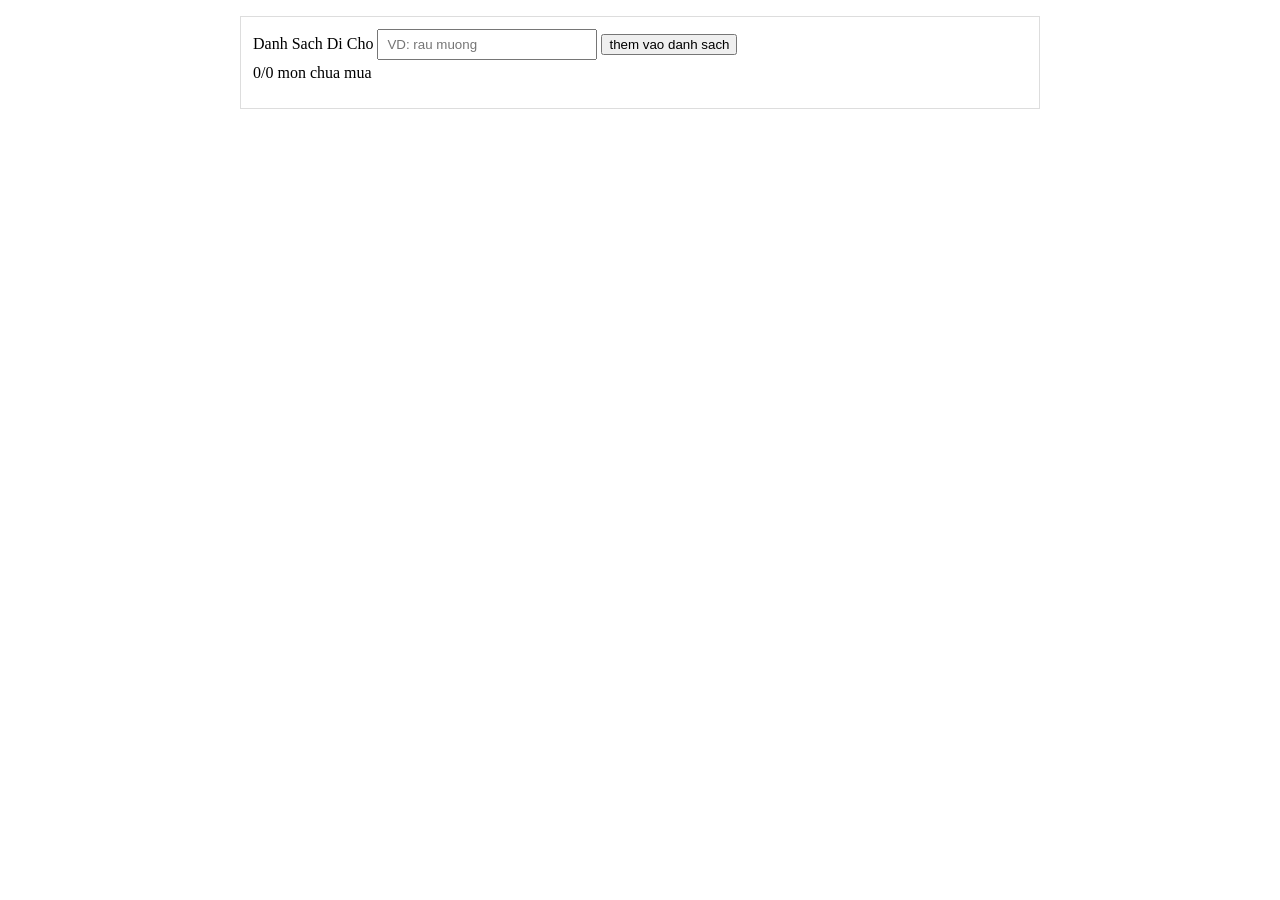
<file: btvn 03/index.html>
<!doctype html>
<html lang="en">
  <head>
    <meta charset="UTF-8" />
    <meta name="viewport" content="width=device-width, initial-scale=1.0" />
    <title>Danh Sach Di cho</title>
  </head>
  <style>
    body {
      max-width: 800px;
      margin: 0 auto;
      padding: 16px;
      line-height: 1.6;
    }
    .demo-box {
      border: 1px solid #ddd;
      padding: 12px;
    }

    .demo-box input {
      padding: 6px 8px;
      width: 200px;
      max-width: 100%;
    }

    #ds {
      list-style: none;
      padding: 0;
      margin: 10px 0 0;
    }

    #ds li {
      display: flex;
      justify-content: space-between;
      align-items: center;
      border-bottom: 1px solid #ddd;
      padding: 6px 0;
    }

    #ds li.da-mua span {
      text-decoration: line-through;
    }
  </style>
  <body>
    <div class="demo-box">
      <form id="form">
        <label for="o-ten">Danh Sach Di Cho</label>
        <input type="text" name="" id="o-ten" placeholder="VD: rau muong" />
        <button type="submit">them vao danh sach</button>
      </form>
      <div id="thong-ke">0/0 mon chua mua</div>
      <ul id="ds"></ul>
    </div>
  </body>
  <script>
    const form = document.querySelector("#form");
    const oTen = document.querySelector("#o-ten");
    const ds = document.querySelector("#ds");
    const thongKe = document.querySelector("#thong-ke");

    let danhSach = JSON.parse(localStorage.getItem("danhSach")) || [];

    form.addEventListener("submit", (e) => {
      e.preventDefault(); // khong de trang tai lai
      const ten = oTen.value.trim();
      if (ten === "") return; // ten rong se bo qua

      // tao dong moi
      const li = document.createElement("li");

      const span = document.createElement("span");
      span.textContent = ten;

      let daMua = false; // chua mua

      li.addEventListener("click", () => {
        daMua = !daMua; // doi trang thai

        if (daMua) {
          li.classList.add("da-mua");
        } else {
          li.classList.remove("da-mua");
        }
        capNhatThongKe();
      });

      li.addEventListener("dblclick", () => {
        li.remove(); // xoa dong chua nut2
        capNhatThongKe();
      });

      li.append(span);
      ds.append(li);

      oTen.value = ""; // clear input
      oTen.focus(); // san sang goi mon moi

      capNhatThongKe();
    });

    function capNhatThongKe() {
      const tong = ds.children.length;

      let chuaMua = 0;

      for (let i = 0; i < tong; i++) {
        if (!ds.children[i].classList.contains("da-mua")) {
          chuaMua++;
        }
      }

      thongKe.textContent = `Con ${chuaMua}/${tong} mon chua mua`;
    }
  </script>
</html>
</file>
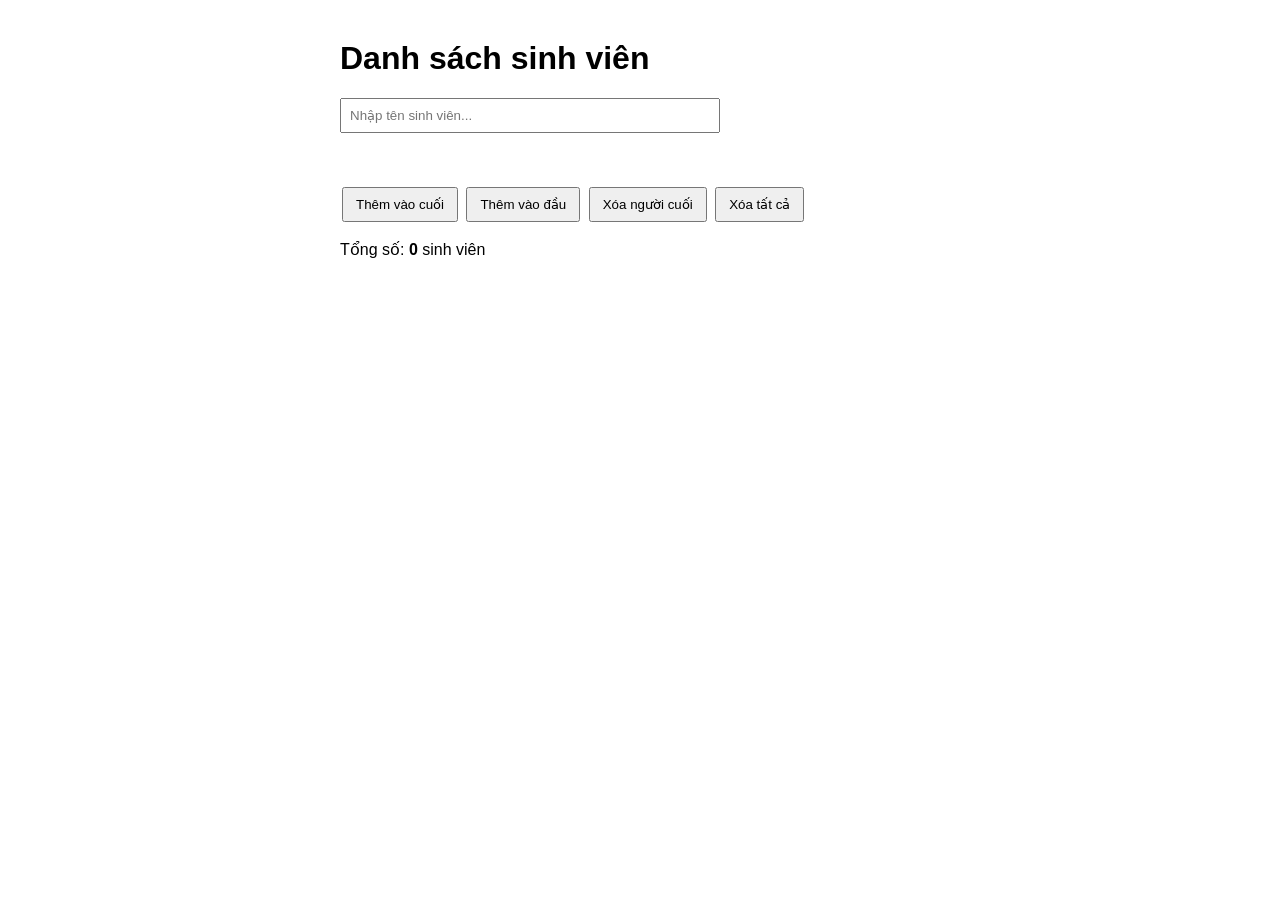
<file: lession 06/index.html>
<!doctype html>
<html lang="vi">
  <head>
    <meta charset="UTF-8" />
    <meta name="viewport" content="width=device-width, initial-scale=1.0" />
    <title>Bài 6.1 - jQuery thêm/bớt HTML</title>
    <style>
      body {
        font-family: Arial, sans-serif;
        max-width: 600px;
        margin: 40px auto;
        padding: 0 16px;
      }
      input {
        padding: 8px;
        width: 60%;
      }
      button {
        padding: 8px 12px;
        cursor: pointer;
        margin: 2px;
      }
      ul {
        padding: 0;
        list-style: none;
      }
      li {
        display: flex;
        justify-content: space-between;
        align-items: center;
        padding: 8px;
        border-bottom: 1px solid #ddd;
      }
      .btn-xoa {
        background: #e74c3c;
        color: #fff;
        border: none;
      }
      .thong-bao {
        color: #e74c3c;
        min-height: 20px;
      }
    </style>
  </head>
  <body>
    <h1>Danh sách sinh viên</h1>

    <input type="text" id="txtTen" placeholder="Nhập tên sinh viên..." />
    <p class="thong-bao" id="thongBao"></p>

    <button id="btnThemCuoi">Thêm vào cuối</button>
    <button id="btnThemDau">Thêm vào đầu</button>
    <button id="btnXoaCuoi">Xóa người cuối</button>
    <button id="btnXoaTatCa">Xóa tất cả</button>

    <p>
      Tổng số:
      <b id="tongSo">0</b>
      sinh viên
    </p>

    <ul id="danhSach"></ul>

    <!-- Nhúng thư viện jQuery từ CDN -->
    <script src="https://code.jquery.com/jquery-3.7.1.min.js"></script>
    <script>
      // $(function () { ... }) : chạy code khi trang đã tải xong
      $(function () {
        // Tạo 1 thẻ <li> mới từ tên sinh viên

        //testx`
        // $("h1").text("asdasdsa");
        // $("#btnXoaTatCa").text("asdkasdasdasd");
        // $("h1").css("color", "red");
        // $(".btn-xoa").css("background", "red");
        // $("#btnThemCuoi").mouseenter(function () {
        //   $(this).css("background", "none");
        // });
        // $("#btnThemCuoi").mouseleave(function () {
        //   $(this).css("background", "red");
        // });

        function taoMuc(ten) {
          var $li = $("<li></li>"); // tạo thẻ mới
          $li.append($("<span></span>").text(ten)); // .text() để tránh chèn mã HTML lạ
          $li.append('<button class="btn-xoa">Xóa</button>');
          return $li;
        }
        // Đếm lại số <li> và hiển thị
        function capNhatTongSo() {
          $("#tongSo").text($("#danhSach li").length);
        }

        // Lấy tên từ ô input, kiểm tra rỗng
        function layTen() {
          var ten = $("#txtTen").val().trim(); // .val() lấy giá trị input
          if (ten === "") {
            $("#thongBao").text("Vui lòng nhập tên!");
            return null;
          }
          $("#thongBao").text("");
          $("#txtTen").val("").focus(); // xóa ô input sau khi thêm
          return ten;
        }

        // 1. append(): thêm vào CUỐI danh sách
        $("#btnThemCuoi").click(function () {
          var ten = layTen();
          if (ten) {
            $("#danhSach").append(taoMuc(ten));
            capNhatTongSo();
          }
          // $(".btn-xoa").css("background", "blue");
        });

        // 2. prepend(): thêm vào ĐẦU danh sách
        $("#btnThemDau").click(function () {
          var ten = layTen();
          if (ten) {
            $("#danhSach").prepend(taoMuc(ten));
            capNhatTongSo();
          }
        });

        // 3. remove(): xóa phần tử <li> cuối cùng
        $("#btnXoaCuoi").click(function () {
          $("#danhSach li:last").remove();
          capNhatTongSo();
        });

        // 4. empty(): xóa toàn bộ nội dung bên trong <ul>
        $("#btnXoaTatCa").click(function () {
          $("#danhSach").empty();
          capNhatTongSo();
        });

        // 5. Xóa từng sinh viên.
        // Nút "Xóa" được tạo SAU khi trang tải nên phải dùng .on() gắn vào thẻ cha (#danhSach)
        $("#danhSach").on("click", ".btn-xoa", function () {
          $(this).parent().remove(); // $(this) là nút vừa bấm, .parent() là thẻ <li>
          capNhatTongSo();
        });

        // Bấm Enter trong ô input = bấm "Thêm vào cuối"
        $("#txtTen").keypress(function (e) {
          if (e.which === 13) {
            $("#btnThemCuoi").click();
          }
        });
      });
    </script>
  </body>
</html>
</file>
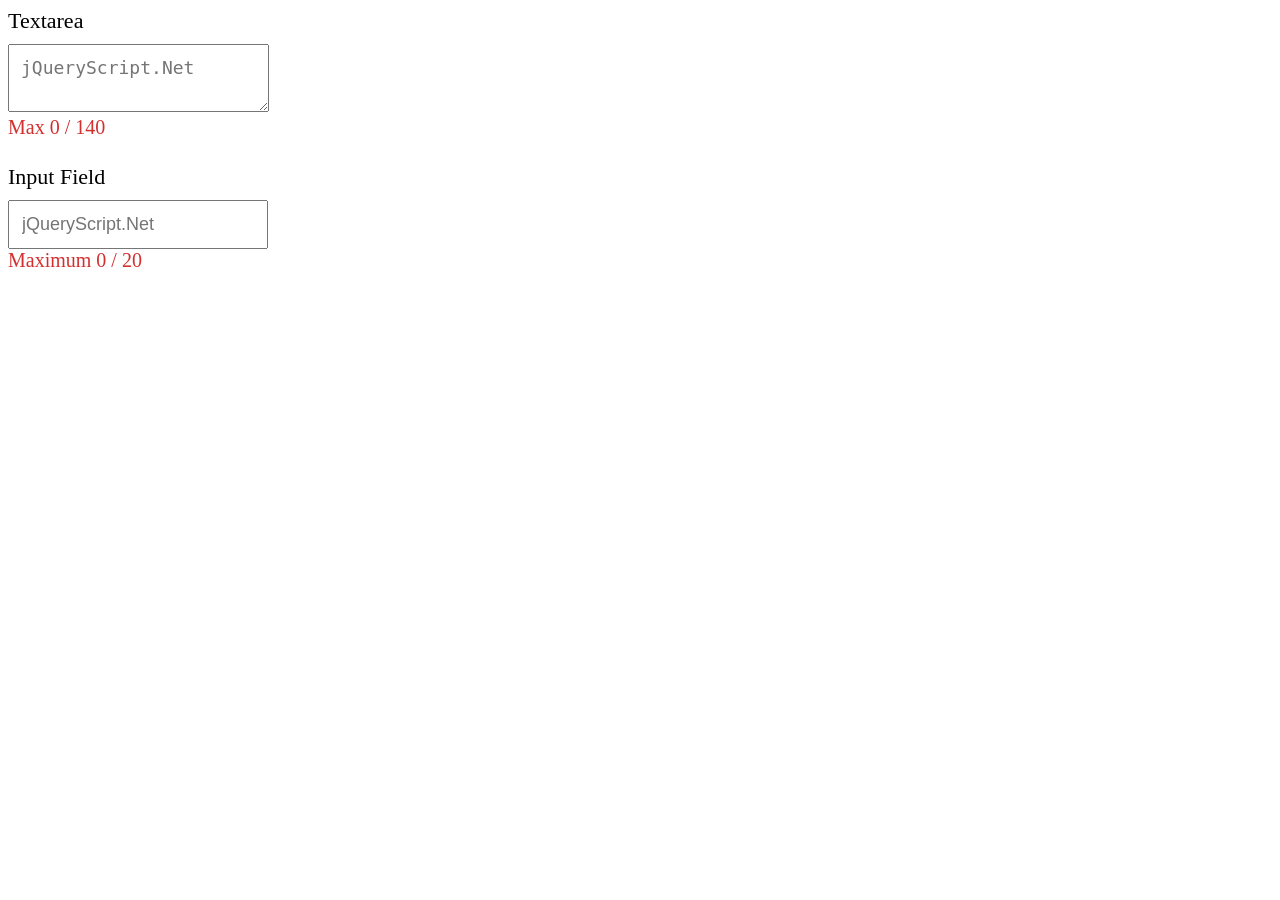
<file: btvn/inputtext.html>
<!doctype html>
<html lang="en">
  <head>
    <meta charset="UTF-8" />
    <meta name="viewport" content="width=device-width, initial-scale=1.0" />
    <title>BTVN</title>
    <style>
      label {
        display: block;
        font-size: 22px;
        margin-bottom: 10px;
      }

      textarea,
      input {
        padding: 12px;
        font-size: 18px;
      }

      .counter {
        color: #d32f2f;
        font-size: 20px;
        margin-bottom: 25px;
      }
    </style>
  </head>
  <body>
    <label for="textarea">Textarea</label>

    <textarea id="textarea" maxlength="140" placeholder="jQueryScript.Net"></textarea>
    <div class="counter">
      Max
      <span id="textareaCount">0</span>
      / 140
    </div>

    <label for="inputField">Input Field</label>
    <input type="text" id="inputField" maxlength="20" placeholder="jQueryScript.Net" />
    <div class="counter">
      Maximum
      <span id="inputCount">0</span>
      / 20
    </div>
    <script>
      const textarea = document.getElementById("textarea");
      const textareaCount = document.getElementById("textareaCount");

      const inputField = document.getElementById("inputField");
      const inputCount = document.getElementById("inputCount");

      textarea.addEventListener("input", function () {
        textareaCount.textContent = textarea.value.length;
      });

      inputField.addEventListener("input", function () {
        inputCount.textContent = inputField.value.length;
      });
    </script>
  </body>
</html>
</file>
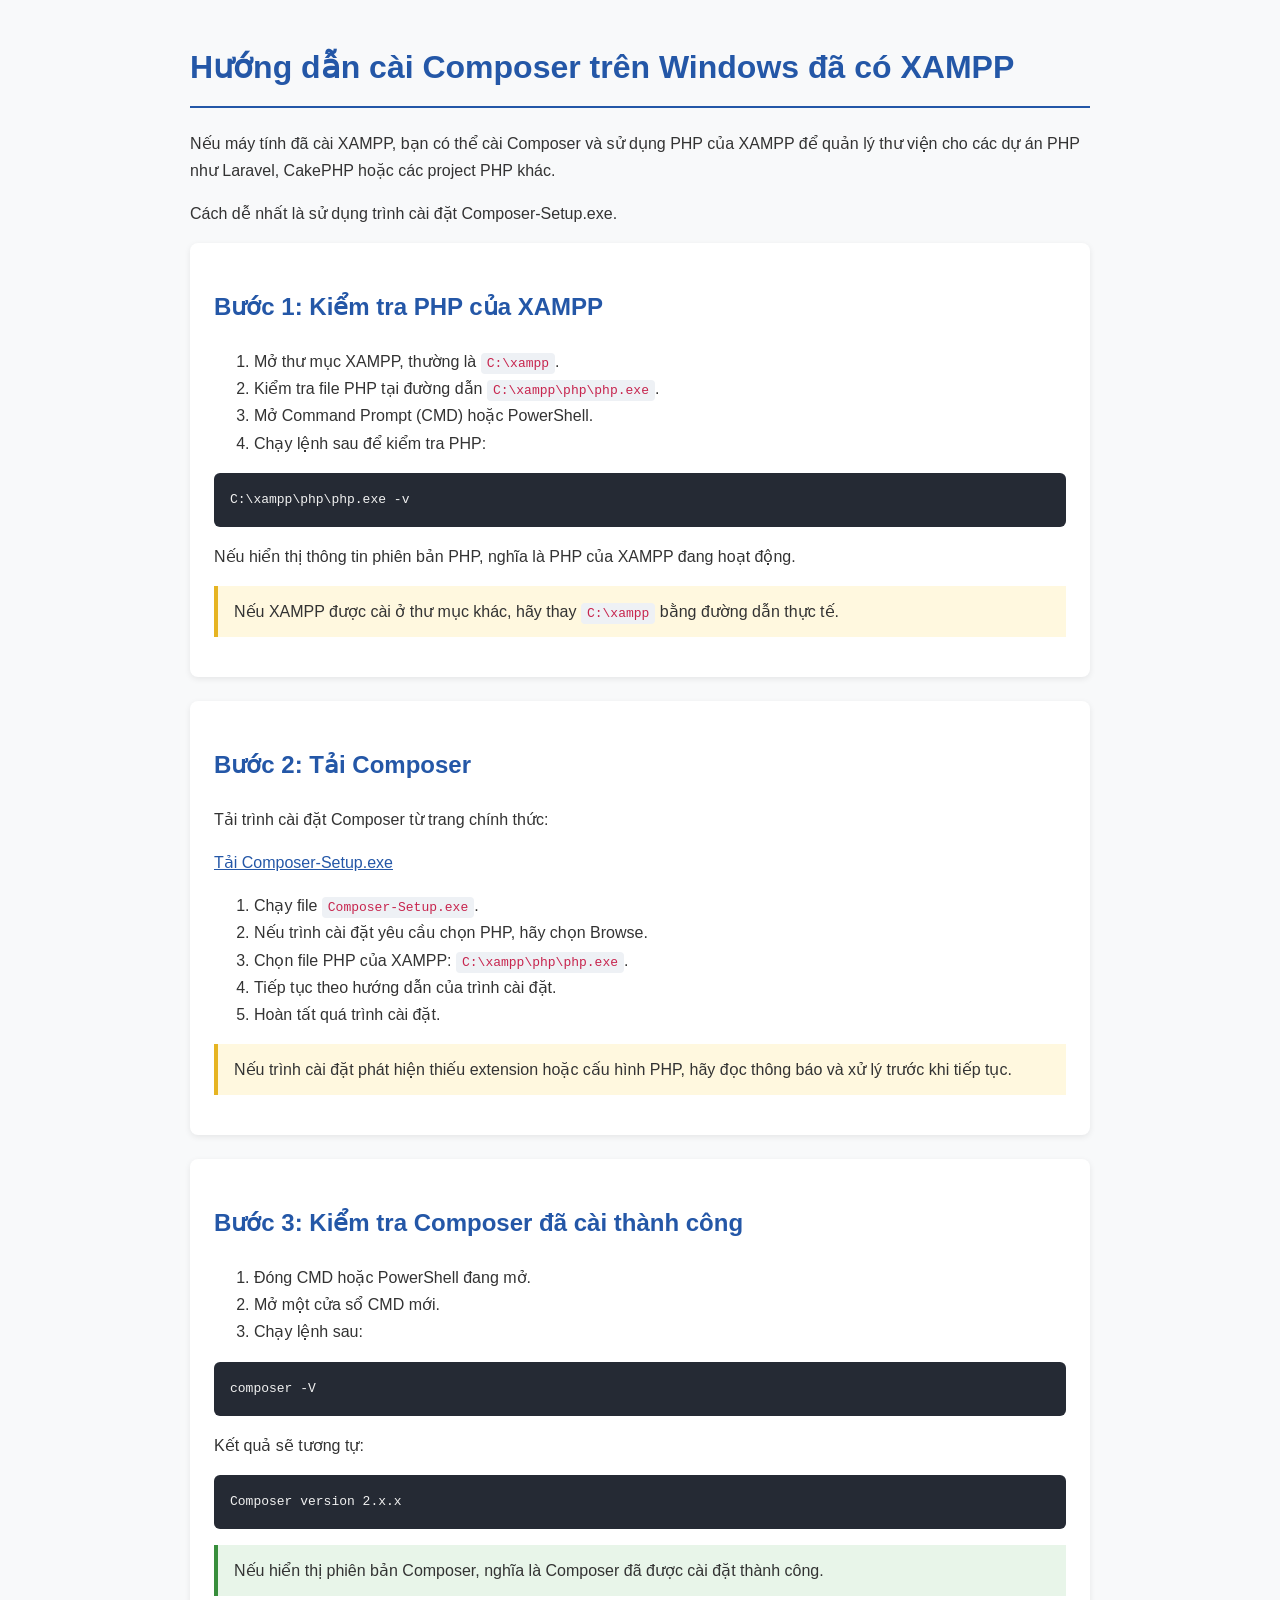
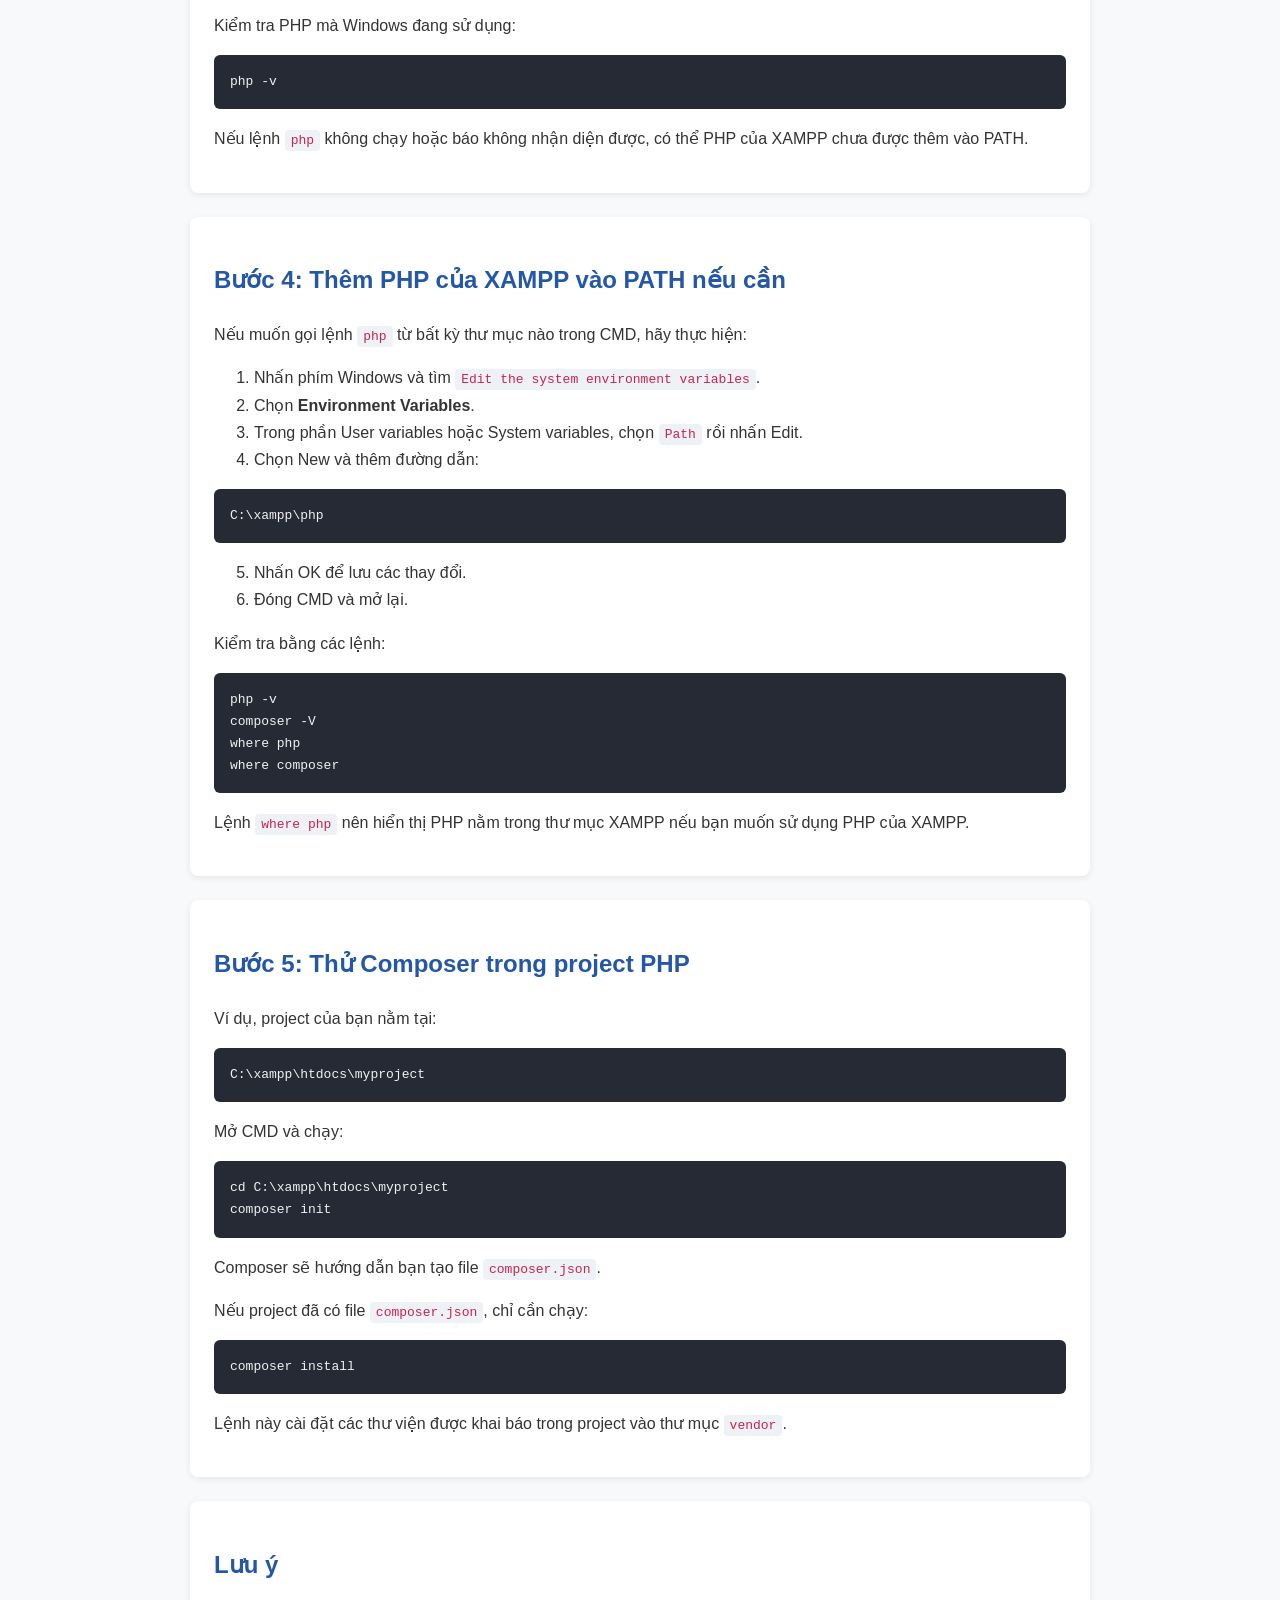
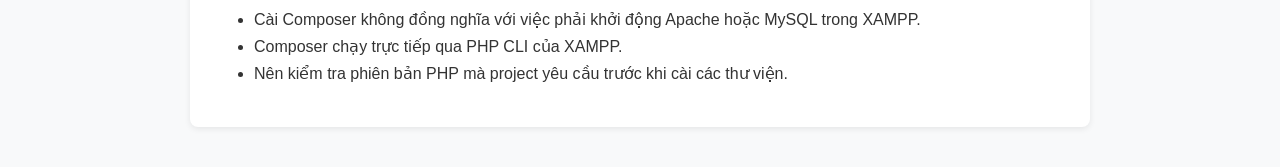
<file: DAY7/Hướng dẫn composer.html>
<!DOCTYPE html>
<html lang="vi">
<head>
    <meta charset="UTF-8">
    <meta name="viewport" content="width=device-width, initial-scale=1.0">
    <title>Hướng dẫn cài Composer trên Windows với XAMPP</title>
    <style>
        body {
            font-family: Arial, sans-serif;
            line-height: 1.7;
            max-width: 900px;
            margin: 40px auto;
            padding: 0 20px;
            color: #333;
            background: #f8f9fa;
        }

        h1, h2 {
            color: #2457a7;
        }

        h1 {
            border-bottom: 2px solid #2457a7;
            padding-bottom: 12px;
        }

        section {
            background: white;
            padding: 24px;
            margin-bottom: 24px;
            border-radius: 8px;
            box-shadow: 0 2px 6px rgba(0, 0, 0, 0.08);
        }

        code {
            background: #eef1f5;
            padding: 3px 6px;
            border-radius: 4px;
            color: #c7254e;
        }

        pre {
            background: #252a34;
            color: #f1f1f1;
            padding: 16px;
            border-radius: 6px;
            overflow-x: auto;
        }

        pre code {
            background: none;
            color: inherit;
            padding: 0;
        }

        a {
            color: #2457a7;
        }

        .note {
            background: #fff8df;
            border-left: 4px solid #e6b422;
            padding: 12px 16px;
            margin: 16px 0;
        }

        .success {
            background: #e8f5e9;
            border-left: 4px solid #388e3c;
            padding: 12px 16px;
            margin: 16px 0;
        }
    </style>
</head>
<body>

    <h1>Hướng dẫn cài Composer trên Windows đã có XAMPP</h1>

    <p>
        Nếu máy tính đã cài XAMPP, bạn có thể cài Composer và sử dụng
        PHP của XAMPP để quản lý thư viện cho các dự án PHP như Laravel,
        CakePHP hoặc các project PHP khác.
    </p>

    <p>
        Cách dễ nhất là sử dụng trình cài đặt Composer-Setup.exe.
    </p>

    <section>
        <h2>Bước 1: Kiểm tra PHP của XAMPP</h2>

        <ol>
            <li>Mở thư mục XAMPP, thường là <code>C:\xampp</code>.</li>
            <li>Kiểm tra file PHP tại đường dẫn <code>C:\xampp\php\php.exe</code>.</li>
            <li>Mở Command Prompt (CMD) hoặc PowerShell.</li>
            <li>Chạy lệnh sau để kiểm tra PHP:</li>
        </ol>

        <pre><code>C:\xampp\php\php.exe -v</code></pre>

        <p>
            Nếu hiển thị thông tin phiên bản PHP, nghĩa là PHP của XAMPP
            đang hoạt động.
        </p>

        <div class="note">
            Nếu XAMPP được cài ở thư mục khác, hãy thay
            <code>C:\xampp</code> bằng đường dẫn thực tế.
        </div>
    </section>

    <section>
        <h2>Bước 2: Tải Composer</h2>

        <p>
            Tải trình cài đặt Composer từ trang chính thức:
        </p>

        <p>
            <a href="https://getcomposer.org/Composer-Setup.exe"
               target="_blank" rel="noopener noreferrer">
                Tải Composer-Setup.exe
            </a>
        </p>

        <ol>
            <li>Chạy file <code>Composer-Setup.exe</code>.</li>
            <li>Nếu trình cài đặt yêu cầu chọn PHP, hãy chọn Browse.</li>
            <li>Chọn file PHP của XAMPP:
                <code>C:\xampp\php\php.exe</code>.
            </li>
            <li>Tiếp tục theo hướng dẫn của trình cài đặt.</li>
            <li>Hoàn tất quá trình cài đặt.</li>
        </ol>

        <div class="note">
            Nếu trình cài đặt phát hiện thiếu extension hoặc cấu hình PHP,
            hãy đọc thông báo và xử lý trước khi tiếp tục.
        </div>
    </section>

    <section>
        <h2>Bước 3: Kiểm tra Composer đã cài thành công</h2>

        <ol>
            <li>Đóng CMD hoặc PowerShell đang mở.</li>
            <li>Mở một cửa sổ CMD mới.</li>
            <li>Chạy lệnh sau:</li>
        </ol>

        <pre><code>composer -V</code></pre>

        <p>Kết quả sẽ tương tự:</p>

        <pre><code>Composer version 2.x.x</code></pre>

        <div class="success">
            Nếu hiển thị phiên bản Composer, nghĩa là Composer đã được
            cài đặt thành công.
        </div>

        <p>Kiểm tra PHP mà Windows đang sử dụng:</p>

        <pre><code>php -v</code></pre>

        <p>
            Nếu lệnh <code>php</code> không chạy hoặc báo không nhận diện
            được, có thể PHP của XAMPP chưa được thêm vào PATH.
        </p>
    </section>

    <section>
        <h2>Bước 4: Thêm PHP của XAMPP vào PATH nếu cần</h2>

        <p>
            Nếu muốn gọi lệnh <code>php</code> từ bất kỳ thư mục nào
            trong CMD, hãy thực hiện:
        </p>

        <ol>
            <li>Nhấn phím Windows và tìm
                <code>Edit the system environment variables</code>.
            </li>
            <li>Chọn <strong>Environment Variables</strong>.</li>
            <li>Trong phần User variables hoặc System variables,
                chọn <code>Path</code> rồi nhấn Edit.
            </li>
            <li>Chọn New và thêm đường dẫn:</li>
        </ol>

        <pre><code>C:\xampp\php</code></pre>

        <ol start="5">
            <li>Nhấn OK để lưu các thay đổi.</li>
            <li>Đóng CMD và mở lại.</li>
        </ol>

        <p>Kiểm tra bằng các lệnh:</p>

        <pre><code>php -v
composer -V
where php
where composer</code></pre>

        <p>
            Lệnh <code>where php</code> nên hiển thị PHP nằm trong
            thư mục XAMPP nếu bạn muốn sử dụng PHP của XAMPP.
        </p>
    </section>

    <section>
        <h2>Bước 5: Thử Composer trong project PHP</h2>

        <p>
            Ví dụ, project của bạn nằm tại:
        </p>

        <pre><code>C:\xampp\htdocs\myproject</code></pre>

        <p>Mở CMD và chạy:</p>

        <pre><code>cd C:\xampp\htdocs\myproject
composer init</code></pre>

        <p>
            Composer sẽ hướng dẫn bạn tạo file
            <code>composer.json</code>.
        </p>

        <p>
            Nếu project đã có file <code>composer.json</code>,
            chỉ cần chạy:
        </p>

        <pre><code>composer install</code></pre>

        <p>
            Lệnh này cài đặt các thư viện được khai báo trong project
            vào thư mục <code>vendor</code>.
        </p>
    </section>

    <section>
        <h2>Lưu ý</h2>

        <ul>
            <li>
                Cài Composer không đồng nghĩa với việc phải khởi động
                Apache hoặc MySQL trong XAMPP.
            </li>
            <li>
                Composer chạy trực tiếp qua PHP CLI của XAMPP.
            </li>
            <li>
                Nên kiểm tra phiên bản PHP mà project yêu cầu trước khi
                cài các thư viện.
            </li>
        </ul>
    </section>

</body>
</html>
</file>
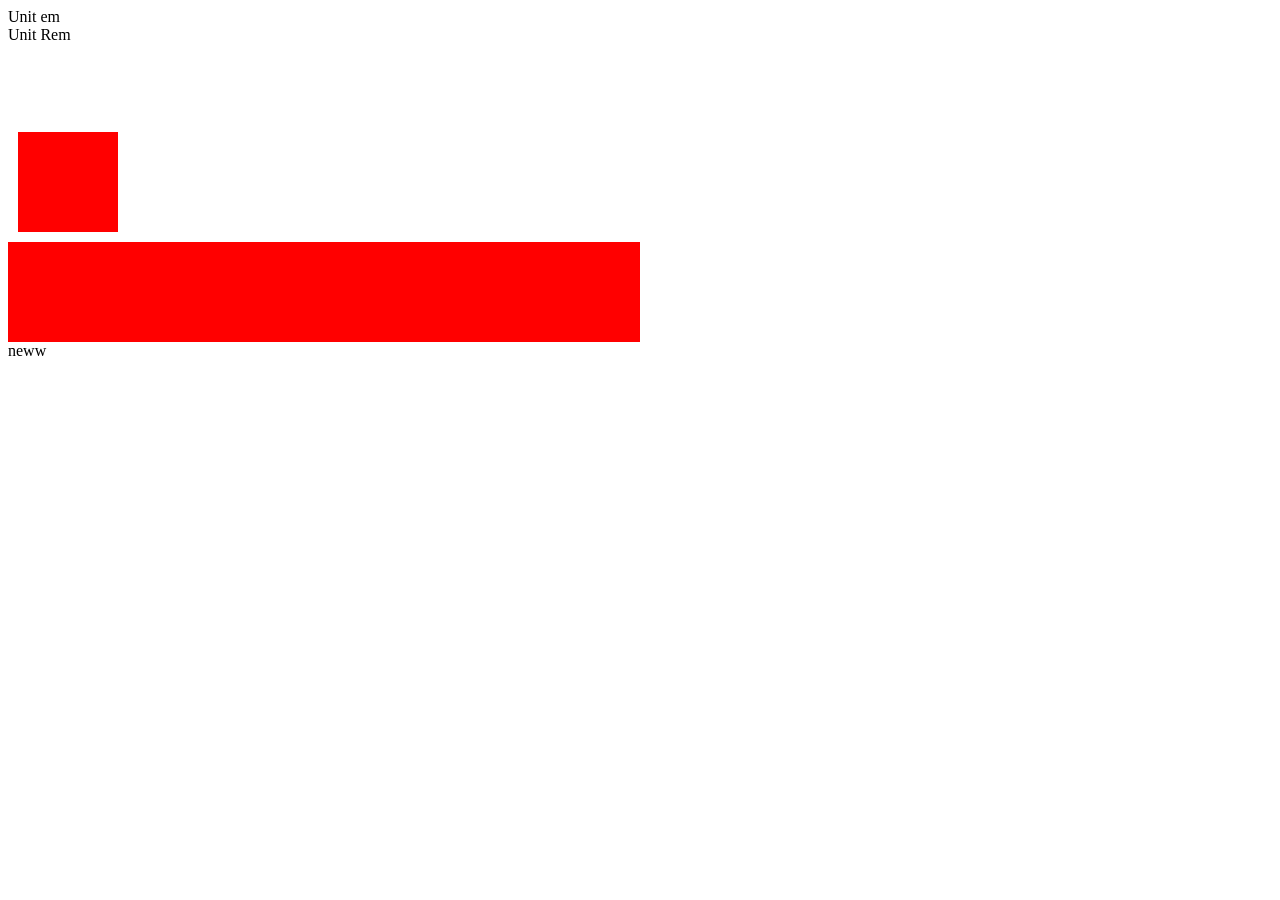
<file: lession 02 03/css-unit.html>
<!doctype html>
<html lang="en">
  <head>
    <meta charset="UTF-8" />
    <meta name="viewport" content="width=device-width, initial-scale=1.0" />
    <title>CSS Unit</title>
    <style>
      .rem {
        height: 6rem;
      }
      .pixel {
        width: 100px;
        height: 100px;
        background-color: red;
        margin: 10px;
      }
      .percent {
        width: 50%;
        height: 100px;
        background-color: red;
      }
    </style>
  </head>
  <body>
    <!-- /* pxiel : don vi co dinh, khong thay doi theo kich thuoc man hinh */ -->
    <!-- /* rem phu thuoc vao the html */ -->
    <!-- /* % dua vao the chua no  */ -->
    <!-- /* em the cha gan nhat */ -->
    <div class="aaa">
        <div class="unit-em">
            <a>Unit em</a>
        </div>
    </div>
    <div class="rem">Unit Rem</div>
    <div class="pixel"></div>
    <div class="percent"></div>
    <div>neww</div>
  </body>
</html>
</file>
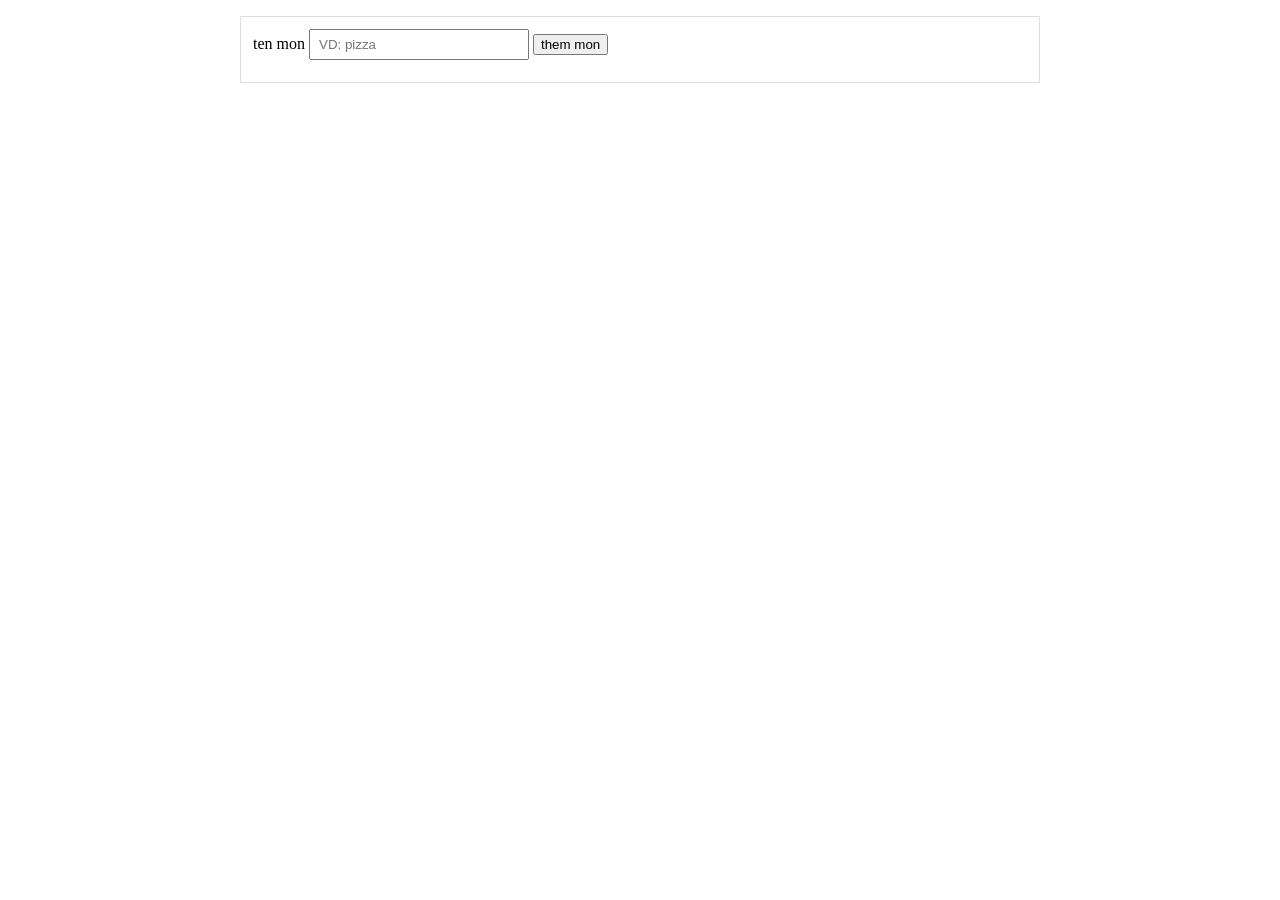
<file: lession05/index2.html>
<!doctype html>
<html lang="en">
  <head>
    <meta charset="UTF-8" />
    <meta name="viewport" content="width=device-width, initial-scale=1.0" />
    <title>bai thuc hanh</title>
    <style>
      body {
        max-width: 800px;
        margin: 0 auto;
        padding: 16px;
        line-height: 1.6;
      }
      .demo-box {
        border: 1px solid #ddd;
        padding: 12px;
      }

      .demo-box input {
        padding: 6px 8px;
        width: 200px;
        max-width: 100%;
      }

      #ds {
        list-style: none;
        padding: 0;
        margin: 10px 0 0;
      }

      #ds li {
        display: flex;
        justify-content: space-between;
        align-items: center;
        border-bottom: 1px solid #ddd;
        padding: 6px 0;
      }
    </style>
  </head>
  <body>
    <div class="demo-box">
      <form id="form">
        <label for="o-ten">ten mon</label>
        <input type="text" name="" id="o-ten" placeholder="VD: pizza" />
        <button type="submit">them mon</button>
      </form>
      <ul id="ds"></ul>
    </div>
    <script>
      const form = document.querySelector("#form");
      const oTen = document.querySelector("#o-ten");
      const ds = document.querySelector("#ds");

      form.addEventListener("submit", (e) => {
        e.preventDefault(); // khong de trang tai lai
        const ten = oTen.value.trim();
        if (ten === "") return; // ten rong se bo qua

        // tao dong moi
        const li = document.createElement("li");

        const span = document.createElement("span");
        span.textContent = ten;

        const nutXoa = document.createElement("button");
        nutXoa.type = "button";
        nutXoa.textContent = "X";
        nutXoa.addEventListener("click", () => {
          li.remove(); // xoa dong chua nut
        });

        //ghep vao the li roi gan vao danh sach
        li.append(span, nutXoa);
        ds.append(li);

        oTen.value = ""; // clear input
        oTen.focus(); // san sang goi mon moi
      });
    </script>
  </body>
</html>
</file>
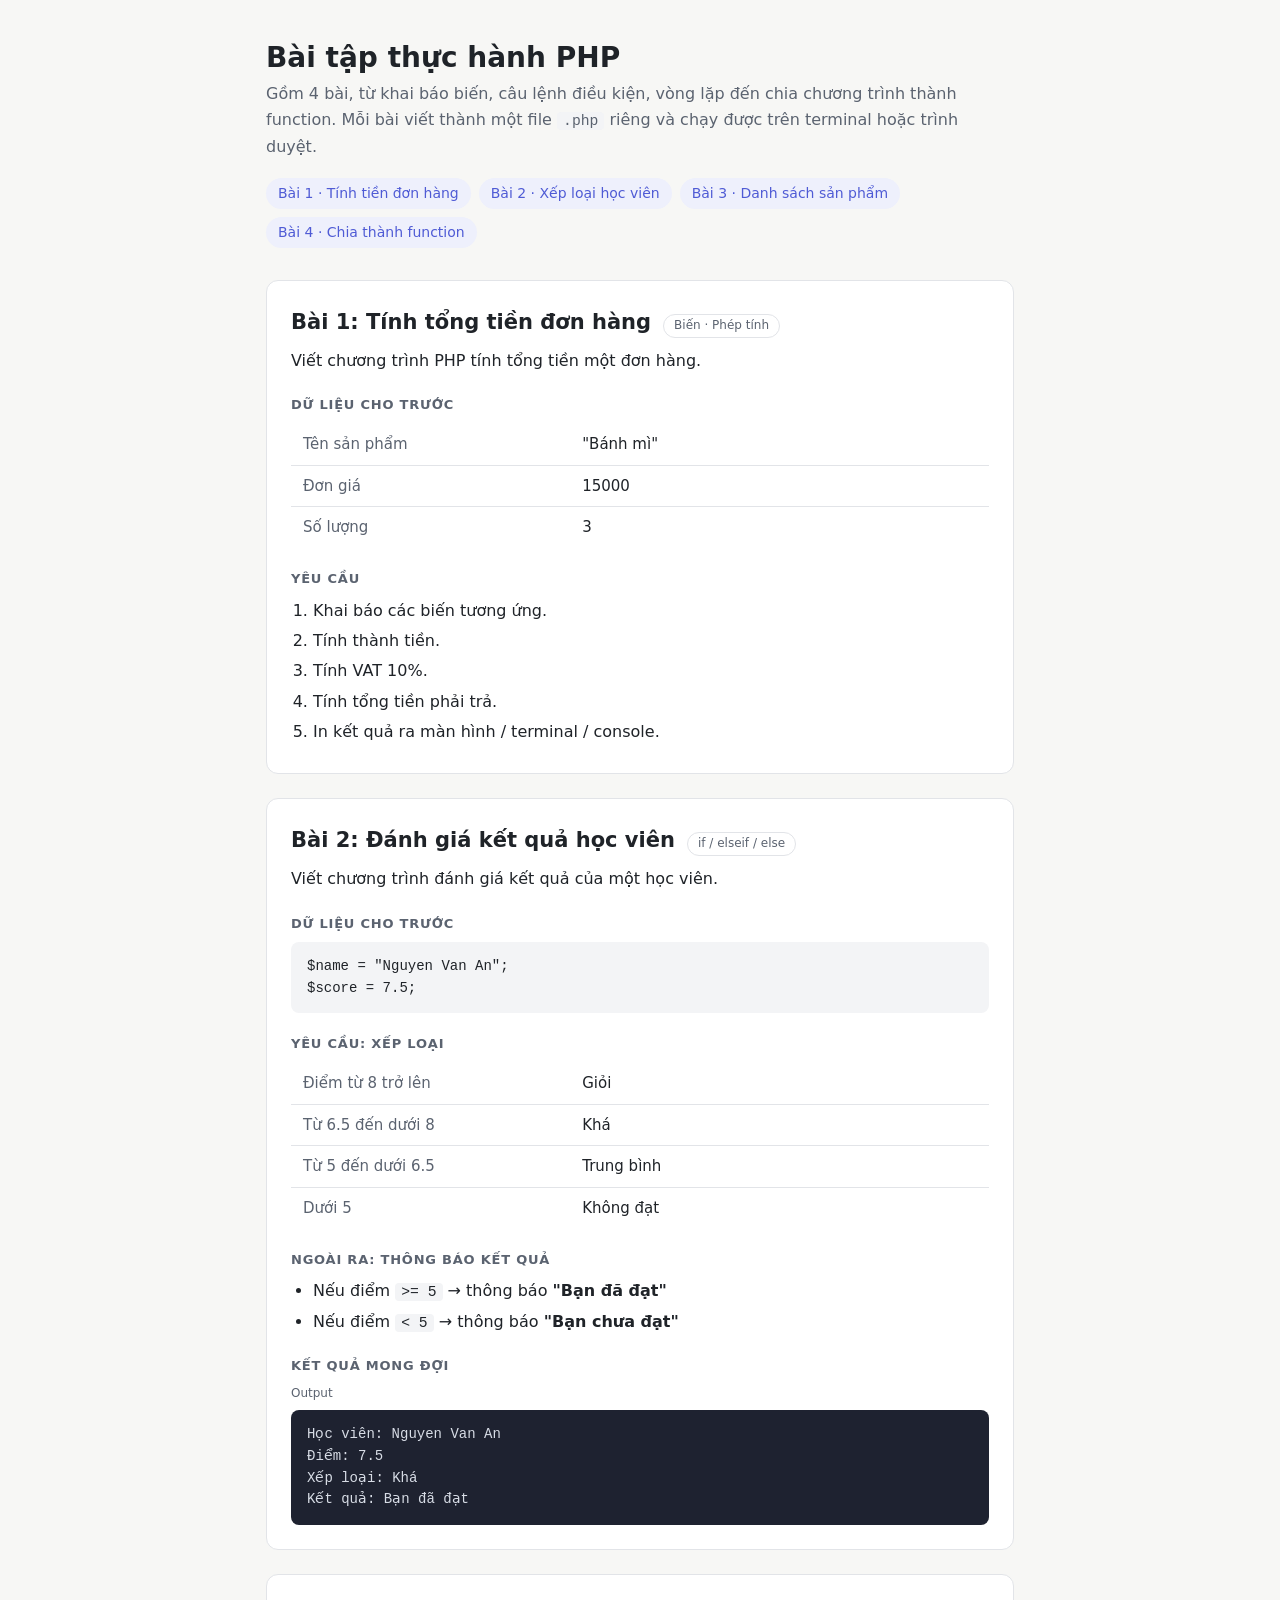
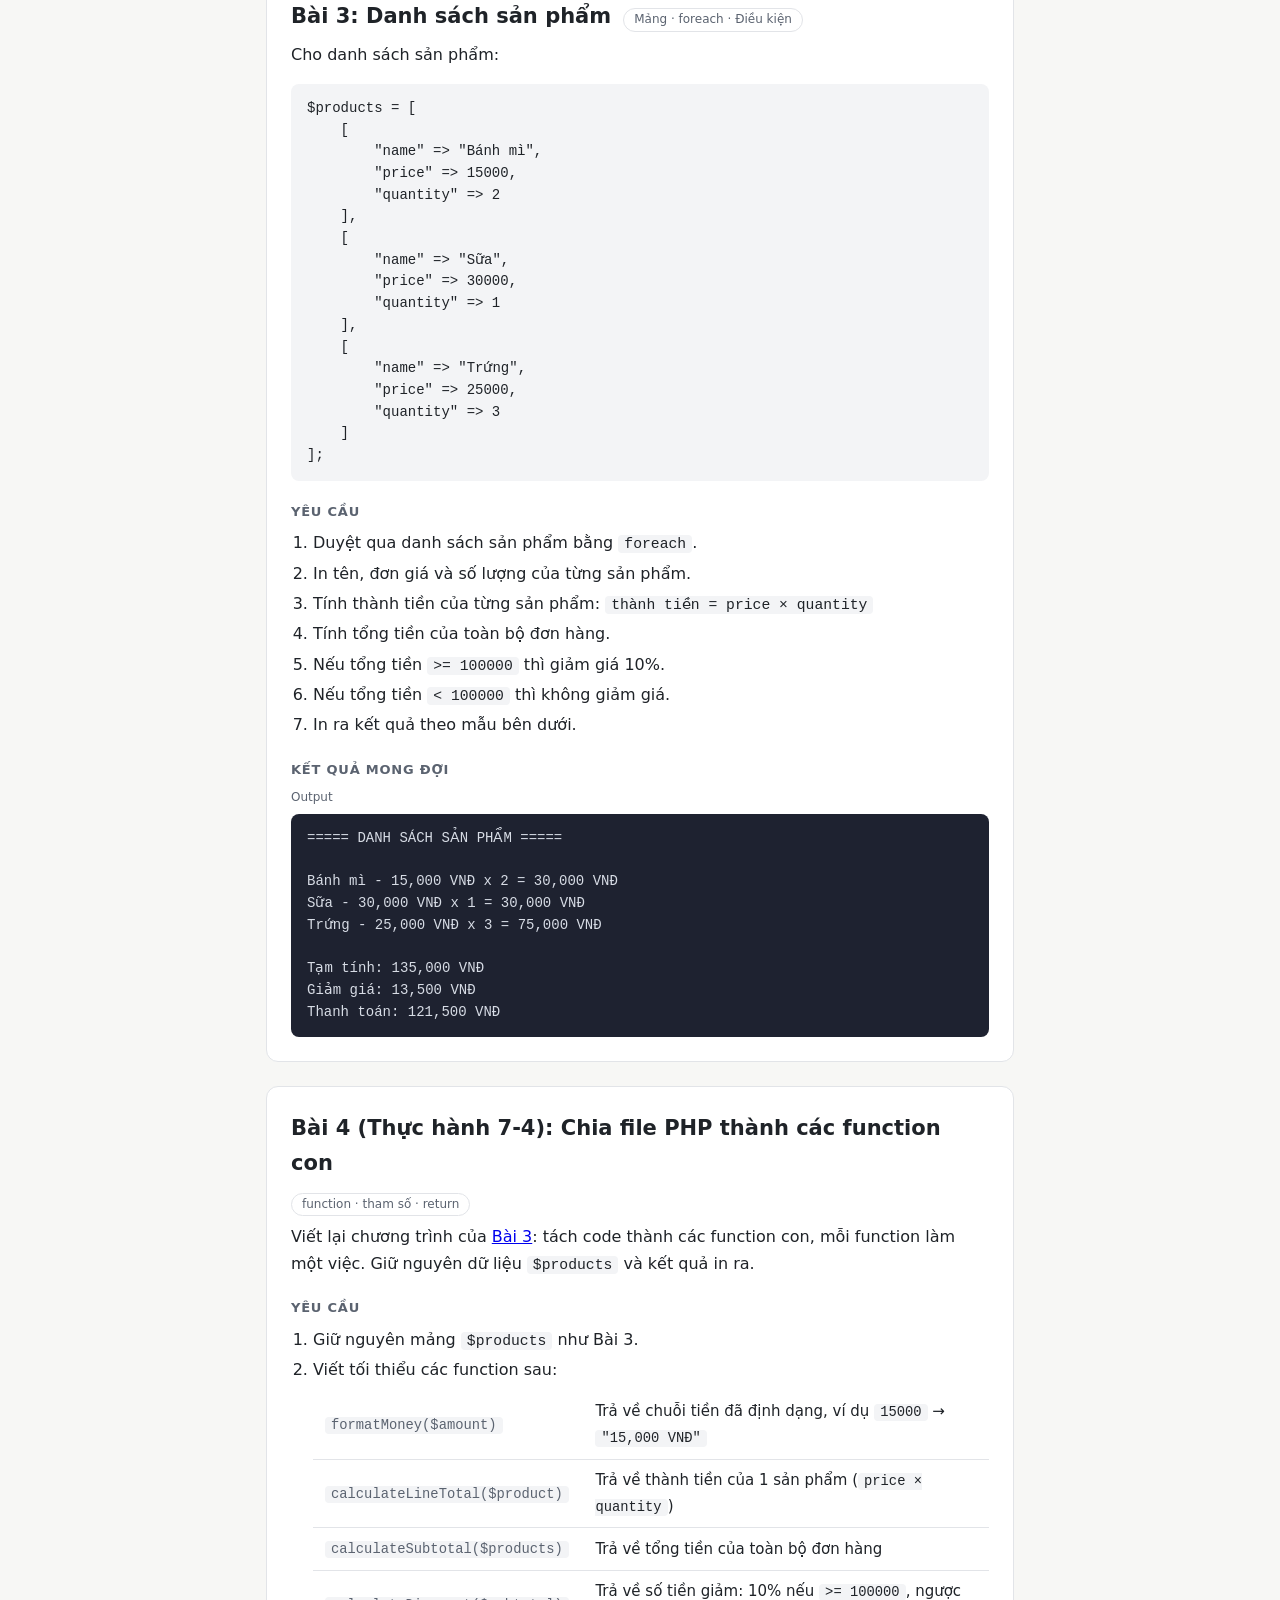
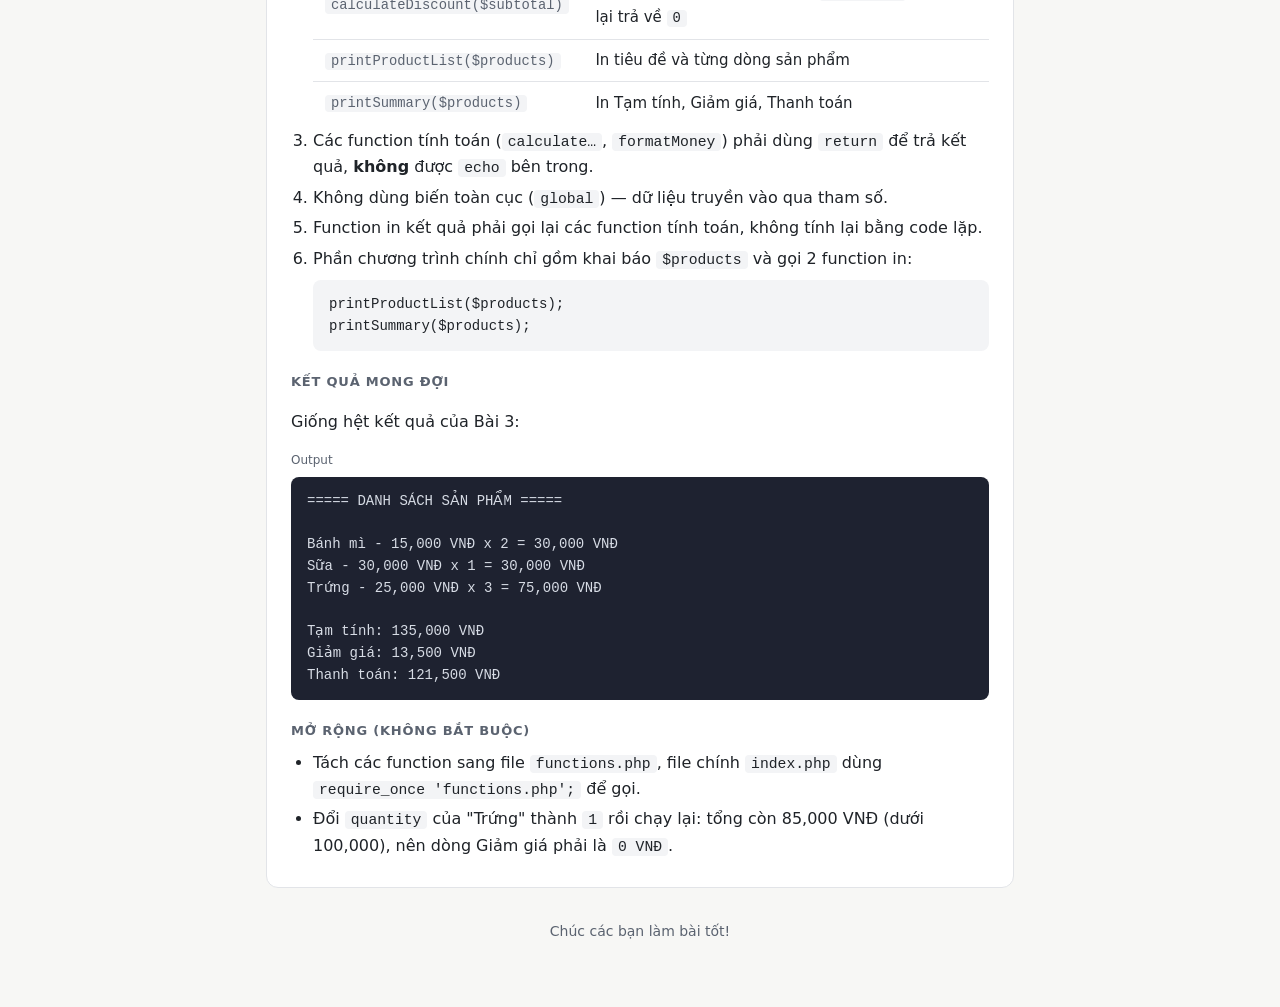
<file: lession07/demo_baitap_php.html>
<!doctype html>
<html lang="vi">
<head>
<meta charset="utf-8">
<meta name="viewport" content="width=device-width, initial-scale=1">
<title>Bài tập PHP</title>
<style>
  :root {
    --bg: #f7f7f5;
    --surface: #ffffff;
    --text: #1f2328;
    --muted: #5b6370;
    --border: #e2e4e8;
    --accent: #4f5bd5;
    --accent-soft: #eef0fc;
    --code-bg: #f3f4f6;
    --console-bg: #1e2230;
    --console-text: #d7dce5;
  }
  @media (prefers-color-scheme: dark) {
    :root:not([data-theme="light"]) {
      --bg: #15171c;
      --surface: #1d2027;
      --text: #e6e8eb;
      --muted: #9aa2ae;
      --border: #2e323b;
      --accent: #8f98f0;
      --accent-soft: #262a40;
      --code-bg: #252932;
      --console-bg: #0f1116;
      --console-text: #d7dce5;
    }
  }
  :root[data-theme="dark"] {
    --bg: #15171c;
    --surface: #1d2027;
    --text: #e6e8eb;
    --muted: #9aa2ae;
    --border: #2e323b;
    --accent: #8f98f0;
    --accent-soft: #262a40;
    --code-bg: #252932;
    --console-bg: #0f1116;
    --console-text: #d7dce5;
  }

  * { box-sizing: border-box; }
  body {
    margin: 0;
    background: var(--bg);
    color: var(--text);
    font: 16px/1.65 system-ui, -apple-system, "Segoe UI", Roboto, "Helvetica Neue", Arial, sans-serif;
  }
  main { max-width: 780px; margin: 0 auto; padding: 40px 16px 64px; }

  header { margin-bottom: 32px; }
  header h1 { margin: 0 0 6px; font-size: 28px; line-height: 1.25; }
  header p { margin: 0; color: var(--muted); }

  nav.toc { display: flex; flex-wrap: wrap; gap: 8px; margin-top: 18px; }
  nav.toc a {
    text-decoration: none; color: var(--accent);
    background: var(--accent-soft);
    padding: 4px 12px; border-radius: 999px; font-size: 14px;
  }

  section.exercise {
    background: var(--surface);
    border: 1px solid var(--border);
    border-radius: 12px;
    padding: 24px;
    margin-bottom: 24px;
  }
  .ex-head { display: flex; align-items: baseline; gap: 12px; flex-wrap: wrap; margin-bottom: 8px; }
  .ex-head h2 { margin: 0; font-size: 21px; }
  .tag {
    font-size: 12px; color: var(--muted);
    border: 1px solid var(--border); border-radius: 999px; padding: 1px 10px;
  }
  .lead { margin: 0 0 16px; }

  h3 {
    font-size: 13px; text-transform: uppercase; letter-spacing: .06em;
    color: var(--muted); margin: 20px 0 8px;
  }

  ul, ol { margin: 0; padding-left: 22px; }
  li { margin: 4px 0; }

  table.given { border-collapse: collapse; width: 100%; font-size: 15px; }
  table.given th, table.given td {
    text-align: left; padding: 8px 12px; border-bottom: 1px solid var(--border);
  }
  table.given th { color: var(--muted); font-weight: 500; width: 40%; }
  table.given tr:last-child th, table.given tr:last-child td { border-bottom: 0; }

  code, pre { font-family: ui-monospace, SFMono-Regular, Menlo, Consolas, "Liberation Mono", monospace; }
  code { background: var(--code-bg); padding: 1px 6px; border-radius: 4px; font-size: .92em; }
  pre {
    margin: 0; padding: 14px 16px; border-radius: 8px;
    overflow-x: auto; font-size: 14px; line-height: 1.55;
  }
  pre.php { background: var(--code-bg); }
  pre.console { background: var(--console-bg); color: var(--console-text); }
  .console-label { font-size: 12px; color: var(--muted); margin: 0 0 6px; }

  .note {
    margin-top: 12px; padding: 10px 14px; border-left: 3px solid var(--accent);
    background: var(--accent-soft); border-radius: 0 6px 6px 0; font-size: 15px;
  }

  footer { color: var(--muted); font-size: 14px; text-align: center; margin-top: 32px; }

  @media print {
    body { background: #fff; color: #000; }
    nav.toc { display: none; }
    section.exercise { break-inside: avoid; border-color: #ccc; }
    pre.console { background: #f3f3f3; color: #000; border: 1px solid #ccc; }
  }
</style>
</head>
<body>
<main>

  <header>
    <h1>Bài tập thực hành PHP</h1>
    <p>Gồm 4 bài, từ khai báo biến, câu lệnh điều kiện, vòng lặp đến chia chương trình thành function. Mỗi bài viết thành một file <code>.php</code> riêng và chạy được trên terminal hoặc trình duyệt.</p>
    <nav class="toc">
      <a href="#bai-1">Bài 1 · Tính tiền đơn hàng</a>
      <a href="#bai-2">Bài 2 · Xếp loại học viên</a>
      <a href="#bai-3">Bài 3 · Danh sách sản phẩm</a>
      <a href="#bai-4">Bài 4 · Chia thành function</a>
    </nav>
  </header>

  <!-- ===== BÀI 1 ===== -->
  <section class="exercise" id="bai-1">
    <div class="ex-head">
      <h2>Bài 1: Tính tổng tiền đơn hàng</h2>
      <span class="tag">Biến · Phép tính</span>
    </div>
    <p class="lead">Viết chương trình PHP tính tổng tiền một đơn hàng.</p>

    <h3>Dữ liệu cho trước</h3>
    <table class="given">
      <tr><th>Tên sản phẩm</th><td>"Bánh mì"</td></tr>
      <tr><th>Đơn giá</th><td>15000</td></tr>
      <tr><th>Số lượng</th><td>3</td></tr>
    </table>

    <h3>Yêu cầu</h3>
    <ol>
      <li>Khai báo các biến tương ứng.</li>
      <li>Tính thành tiền.</li>
      <li>Tính VAT 10%.</li>
      <li>Tính tổng tiền phải trả.</li>
      <li>In kết quả ra màn hình / terminal / console.</li>
    </ol>
  </section>

  <!-- ===== BÀI 2 ===== -->
  <section class="exercise" id="bai-2">
    <div class="ex-head">
      <h2>Bài 2: Đánh giá kết quả học viên</h2>
      <span class="tag">if / elseif / else</span>
    </div>
    <p class="lead">Viết chương trình đánh giá kết quả của một học viên.</p>

    <h3>Dữ liệu cho trước</h3>
<pre class="php">$name = "Nguyen Van An";
$score = 7.5;</pre>

    <h3>Yêu cầu: xếp loại</h3>
    <table class="given">
      <tr><th>Điểm từ 8 trở lên</th><td>Giỏi</td></tr>
      <tr><th>Từ 6.5 đến dưới 8</th><td>Khá</td></tr>
      <tr><th>Từ 5 đến dưới 6.5</th><td>Trung bình</td></tr>
      <tr><th>Dưới 5</th><td>Không đạt</td></tr>
    </table>

    <h3>Ngoài ra: thông báo kết quả</h3>
    <ul>
      <li>Nếu điểm <code>&gt;= 5</code> → thông báo <strong>"Bạn đã đạt"</strong></li>
      <li>Nếu điểm <code>&lt; 5</code> → thông báo <strong>"Bạn chưa đạt"</strong></li>
    </ul>

    <h3>Kết quả mong đợi</h3>
    <p class="console-label">Output</p>
<pre class="console">Học viên: Nguyen Van An
Điểm: 7.5
Xếp loại: Khá
Kết quả: Bạn đã đạt</pre>
  </section>

  <!-- ===== BÀI 3 ===== -->
  <section class="exercise" id="bai-3">
    <div class="ex-head">
      <h2>Bài 3: Danh sách sản phẩm</h2>
      <span class="tag">Mảng · foreach · Điều kiện</span>
    </div>
    <p class="lead">Cho danh sách sản phẩm:</p>

<pre class="php">$products = [
    [
        "name" =&gt; "Bánh mì",
        "price" =&gt; 15000,
        "quantity" =&gt; 2
    ],
    [
        "name" =&gt; "Sữa",
        "price" =&gt; 30000,
        "quantity" =&gt; 1
    ],
    [
        "name" =&gt; "Trứng",
        "price" =&gt; 25000,
        "quantity" =&gt; 3
    ]
];</pre>

    <h3>Yêu cầu</h3>
    <ol>
      <li>Duyệt qua danh sách sản phẩm bằng <code>foreach</code>.</li>
      <li>In tên, đơn giá và số lượng của từng sản phẩm.</li>
      <li>Tính thành tiền của từng sản phẩm: <code>thành tiền = price × quantity</code></li>
      <li>Tính tổng tiền của toàn bộ đơn hàng.</li>
      <li>Nếu tổng tiền <code>&gt;= 100000</code> thì giảm giá 10%.</li>
      <li>Nếu tổng tiền <code>&lt; 100000</code> thì không giảm giá.</li>
      <li>In ra kết quả theo mẫu bên dưới.</li>
    </ol>

    <h3>Kết quả mong đợi</h3>
    <p class="console-label">Output</p>
<pre class="console">===== DANH SÁCH SẢN PHẨM =====

Bánh mì - 15,000 VNĐ x 2 = 30,000 VNĐ
Sữa - 30,000 VNĐ x 1 = 30,000 VNĐ
Trứng - 25,000 VNĐ x 3 = 75,000 VNĐ

Tạm tính: 135,000 VNĐ
Giảm giá: 13,500 VNĐ
Thanh toán: 121,500 VNĐ</pre>
  </section>

  <!-- ===== BÀI 4 ===== -->
  <section class="exercise" id="bai-4">
    <div class="ex-head">
      <h2>Bài 4 (Thực hành 7-4): Chia file PHP thành các function con</h2>
      <span class="tag">function · tham số · return</span>
    </div>
    <p class="lead">Viết lại chương trình của <a href="#bai-3">Bài 3</a>: tách code thành các function con, mỗi function làm một việc. Giữ nguyên dữ liệu <code>$products</code> và kết quả in ra.</p>

    <h3>Yêu cầu</h3>
    <ol>
      <li>Giữ nguyên mảng <code>$products</code> như Bài 3.</li>
      <li>Viết tối thiểu các function sau:
        <table class="given" style="margin-top:8px">
          <tr><th><code>formatMoney($amount)</code></th><td>Trả về chuỗi tiền đã định dạng, ví dụ <code>15000</code> → <code>"15,000 VNĐ"</code></td></tr>
          <tr><th><code>calculateLineTotal($product)</code></th><td>Trả về thành tiền của 1 sản phẩm (<code>price × quantity</code>)</td></tr>
          <tr><th><code>calculateSubtotal($products)</code></th><td>Trả về tổng tiền của toàn bộ đơn hàng</td></tr>
          <tr><th><code>calculateDiscount($subtotal)</code></th><td>Trả về số tiền giảm: 10% nếu <code>&gt;= 100000</code>, ngược lại trả về <code>0</code></td></tr>
          <tr><th><code>printProductList($products)</code></th><td>In tiêu đề và từng dòng sản phẩm</td></tr>
          <tr><th><code>printSummary($products)</code></th><td>In Tạm tính, Giảm giá, Thanh toán</td></tr>
        </table>
      </li>
      <li>Các function tính toán (<code>calculate…</code>, <code>formatMoney</code>) phải dùng <code>return</code> để trả kết quả, <strong>không</strong> được <code>echo</code> bên trong.</li>
      <li>Không dùng biến toàn cục (<code>global</code>) — dữ liệu truyền vào qua tham số.</li>
      <li>Function in kết quả phải gọi lại các function tính toán, không tính lại bằng code lặp.</li>
      <li>Phần chương trình chính chỉ gồm khai báo <code>$products</code> và gọi 2 function in:
<pre class="php" style="margin-top:8px">printProductList($products);
printSummary($products);</pre>
      </li>
    </ol>

    <h3>Kết quả mong đợi</h3>
    <p>Giống hệt kết quả của Bài 3:</p>
    <p class="console-label">Output</p>
<pre class="console">===== DANH SÁCH SẢN PHẨM =====

Bánh mì - 15,000 VNĐ x 2 = 30,000 VNĐ
Sữa - 30,000 VNĐ x 1 = 30,000 VNĐ
Trứng - 25,000 VNĐ x 3 = 75,000 VNĐ

Tạm tính: 135,000 VNĐ
Giảm giá: 13,500 VNĐ
Thanh toán: 121,500 VNĐ</pre>

    <h3>Mở rộng (không bắt buộc)</h3>
    <ul>
      <li>Tách các function sang file <code>functions.php</code>, file chính <code>index.php</code> dùng <code>require_once 'functions.php';</code> để gọi.</li>
      <li>Đổi <code>quantity</code> của "Trứng" thành <code>1</code> rồi chạy lại: tổng còn 85,000 VNĐ (dưới 100,000), nên dòng Giảm giá phải là <code>0 VNĐ</code>.</li>
    </ul>
  </section>

  <footer>Chúc các bạn làm bài tốt!</footer>
</main>
</body>
</html>
</file>
